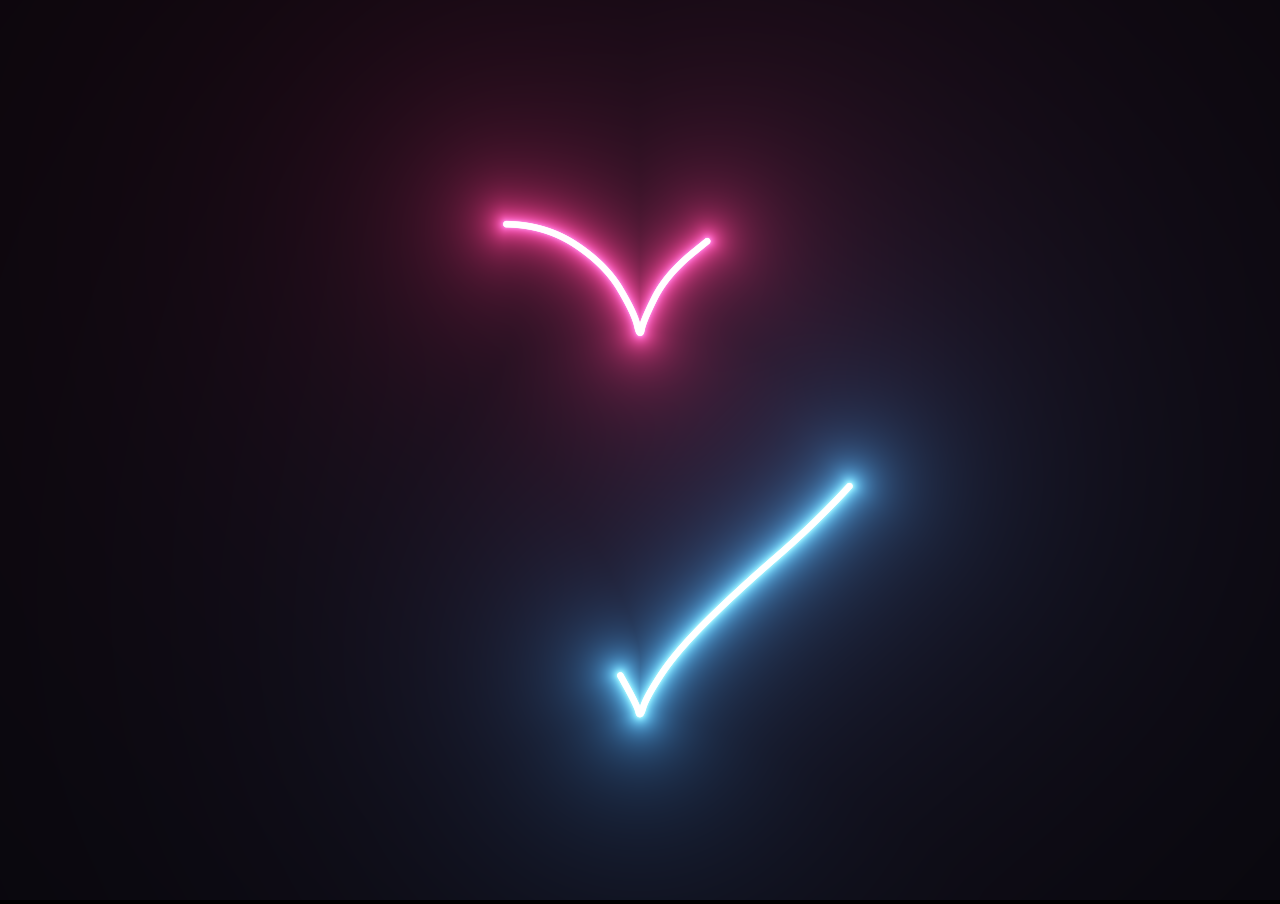
<file: index.html>
<!DOCTYPE html>
<html lang="en">
	<head>
		<meta charset="UTF-8" />
		<title>一笑♥芳慧</title>
		<link rel="stylesheet" href="css/style.css" />
	</head>
	<body>
		<canvas id="canvas" width="1400" height="600"></canvas>

		<script src="js/script.js"></script>
	</body>
</html>
</file>
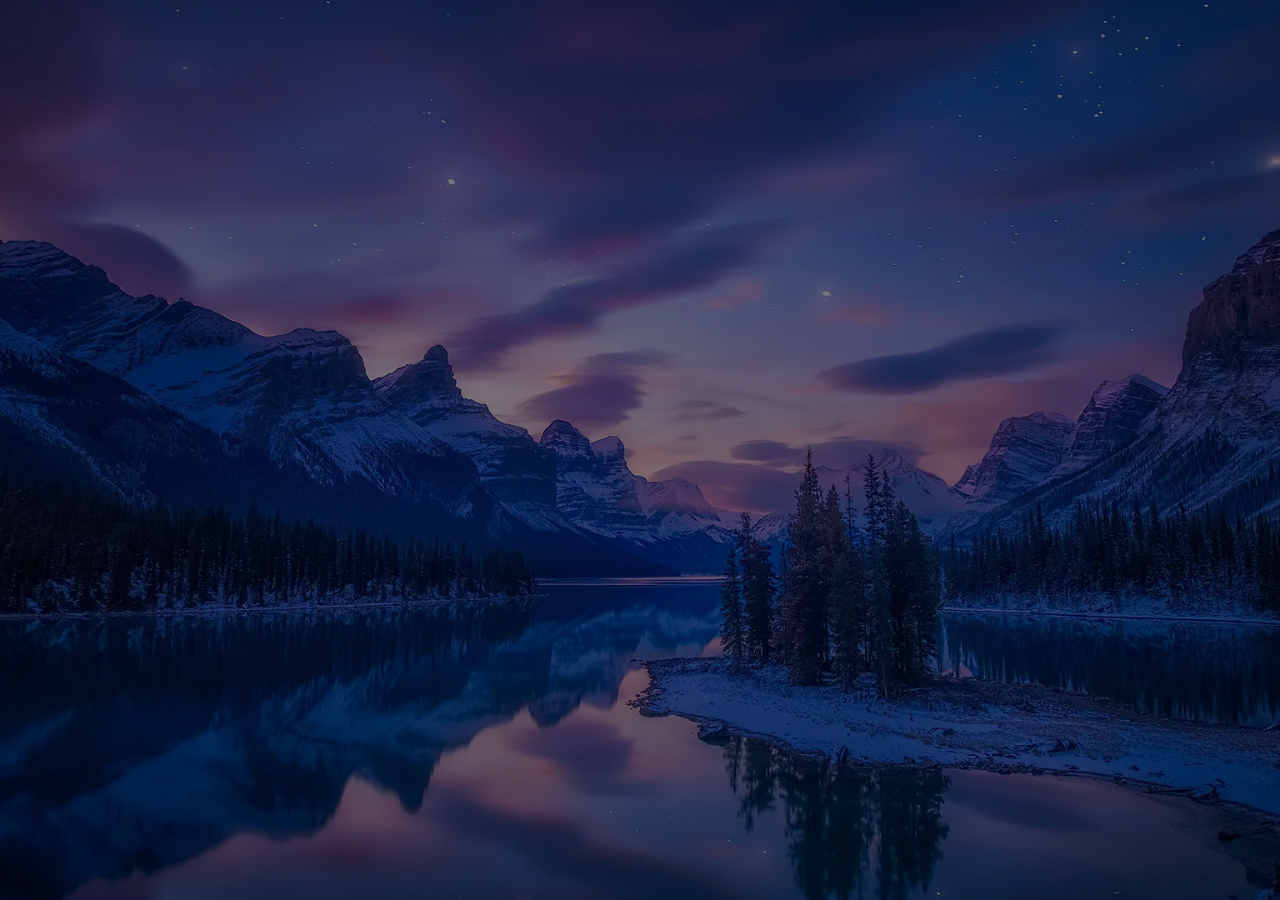
<file: counter.html>
<!DOCTYPE html>
<html lang="zh-CN">
	<head>
		<meta charset="UTF-8" />
		<meta http-equiv="X-UA-Compatible" content="IE=edge" />
		<meta name="viewport" content="width=device-width, initial-scale=1.0" />
		<title>一笑♥芳慧</title>

		<link rel="stylesheet" href="css/counter.css" />
	</head>

	<body>
		<div class="love_you" id="box1" onclick="play()"></div>
		<audio src="love.mp3" autoplay="autoplay" loop="loop"></audio>
		<canvas id="lovexf"></canvas>
		<script src="js/counter.js"></script>
	</body>

	<script>
		function timingTime() {
			let start = '2022-01-01';

			let startTime = new Date(start).getTime();

			let currentTime = new Date().getTime();
			let difference = currentTime - startTime + 28800000;
			let m = Math.floor(difference / 1000);
			let mm = m % 60; // 秒
			let f = Math.floor(m / 60);
			let ff = f % 60; // 分钟
			let s = Math.floor(f / 60); // 小时
			let ss = s % 24;
			let day = Math.floor(s / 24); // 天数
			return day + '天' + ss + '时' + ff + '分' + mm;
		}
		setInterval(() => {
			document.getElementById(
				'box1'
			).innerHTML = `一笑♥芳慧<br>${timingTime()}`;
		}, 1000);
	</script>
</html>
</file>
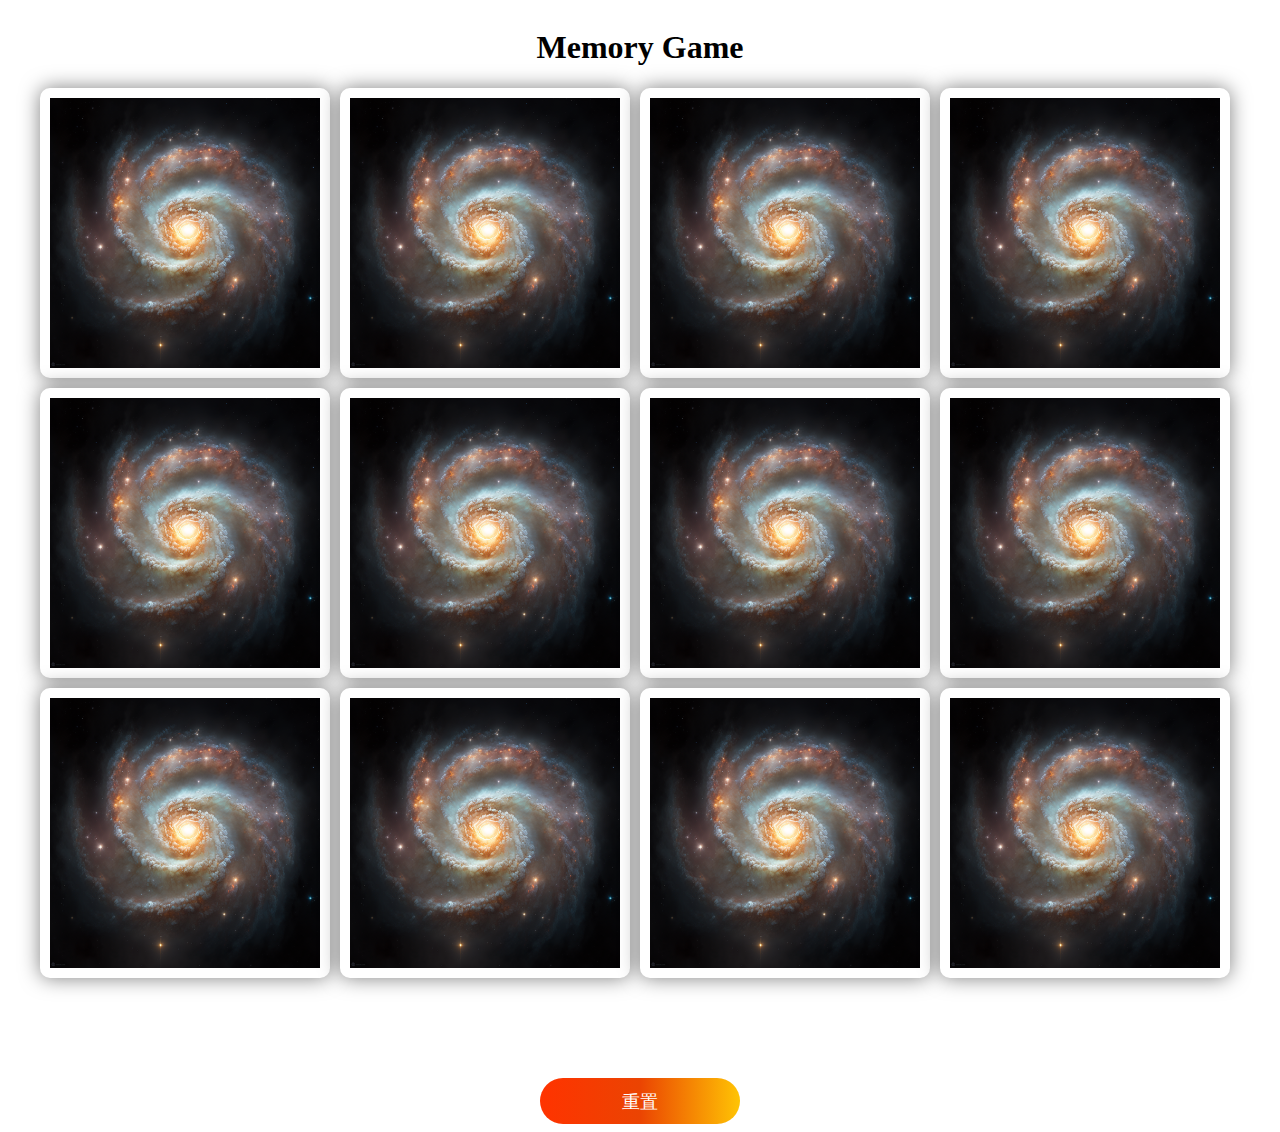
<file: game.html>
<!DOCTYPE html>
<html>
	<head>
		<title>Memory Game</title>
		<link rel="stylesheet" type="text/css" href="css/game.css" />
	</head>
	<body>
		<div class="main-contariner">
			<div>
				<h1>Memory Game</h1>
			</div>
			<div class="card-container">
				<div class="card" data-framework="framework1">
					<div class="front">
						<img src="img/game/frontcard.png" />
					</div>
					<div class="back">
						<img src="img/game/image1.jpg" />
					</div>
				</div>
				<div class="card" data-framework="framework1">
					<div class="front">
						<img src="img/game/frontcard.png" />
					</div>
					<div class="back">
						<img src="img/game/image1.jpg" />
					</div>
				</div>
				<div class="card" data-framework="framework2">
					<div class="front">
						<img src="img/game/frontcard.png" />
					</div>
					<div class="back">
						<img src="img/game/image2.jpg" />
					</div>
				</div>
				<div class="card" data-framework="framework2">
					<div class="front">
						<img src="img/game/frontcard.png" />
					</div>
					<div class="back">
						<img src="img/game/image2.jpg" />
					</div>
				</div>
				<div class="card" data-framework="framework3">
					<div class="front">
						<img src="img/game/frontcard.png" />
					</div>
					<div class="back">
						<img src="img/game/image3.jpg" />
					</div>
				</div>
				<div class="card" data-framework="framework3">
					<div class="front">
						<img src="img/game/frontcard.png" />
					</div>
					<div class="back">
						<img src="img/game/image3.jpg" />
					</div>
				</div>
				<div class="card" data-framework="framework4">
					<div class="front">
						<img src="img/game/frontcard.png" />
					</div>
					<div class="back">
						<img src="img/game/image4.jpg" />
					</div>
				</div>
				<div class="card" data-framework="framework4">
					<div class="front">
						<img src="img/game/frontcard.png" />
					</div>
					<div class="back">
						<img src="img/game/image4.jpg" />
					</div>
				</div>
				<div class="card" data-framework="framework5">
					<div class="front">
						<img src="img/game/frontcard.png" />
					</div>
					<div class="back">
						<img src="img/game/image5.jpg" />
					</div>
				</div>
				<div class="card" data-framework="framework5">
					<div class="front">
						<img src="img/game/frontcard.png" />
					</div>
					<div class="back">
						<img src="img/game/image5.jpg" />
					</div>
				</div>
				<div class="card" data-framework="framework6">
					<div class="front">
						<img src="img/game/frontcard.png" />
					</div>
					<div class="back">
						<img src="img/game/image6.jpg" />
					</div>
				</div>
				<div class="card" data-framework="framework6">
					<div class="front">
						<img src="img/game/frontcard.png" />
					</div>
					<div class="back">
						<img src="img/game/image6.jpg" />
					</div>
				</div>
			</div>
			<div class="footer">
				<!-- <h2>Score: <span id="score">0</span></h2> -->
				<button class="reset-button" id="reset">重置</button>
			</div>
		</div>

		<script type="text/javascript" src="js/game.js"></script>
	</body>
</html>
</file>
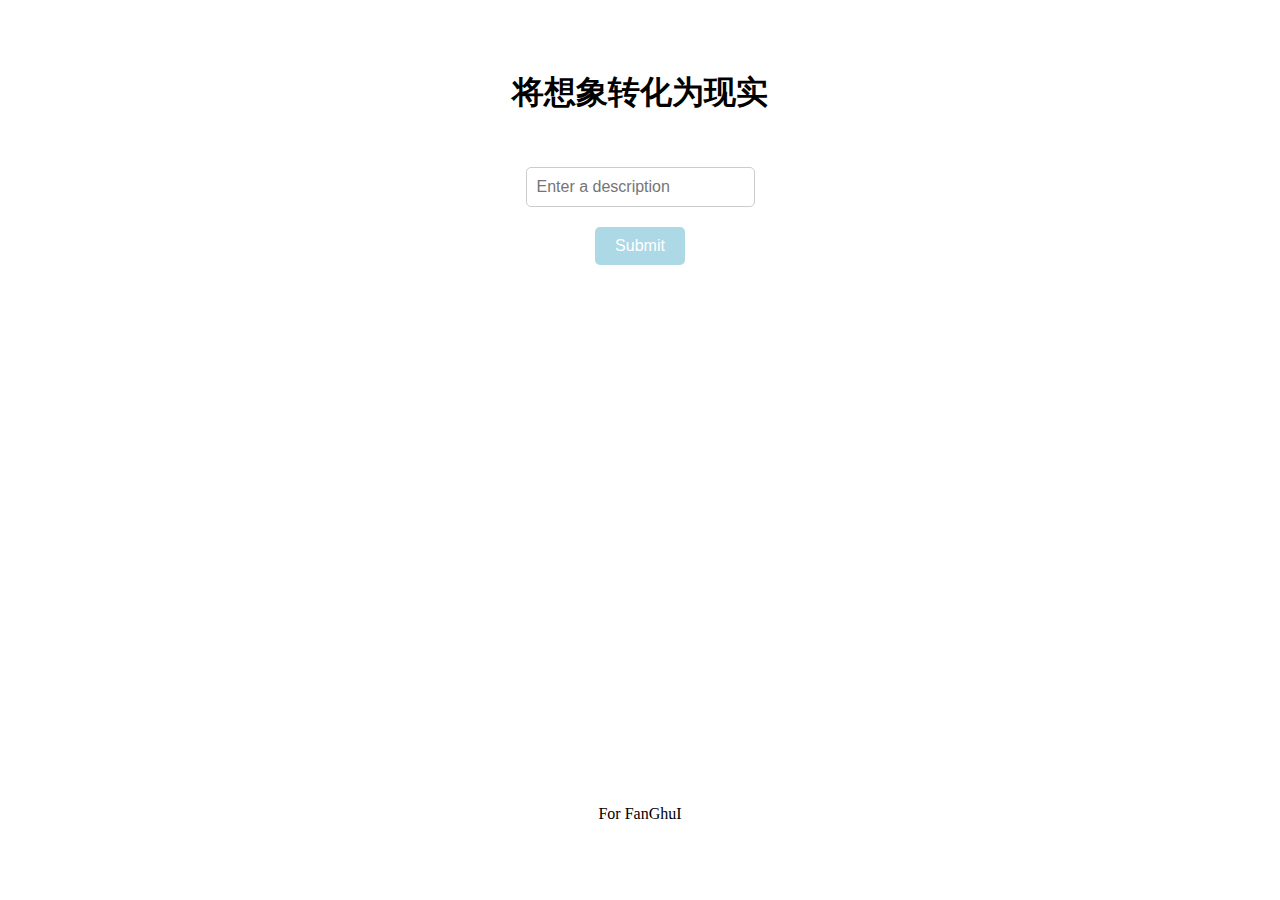
<file: image.html>
<!DOCTYPE html>
<html>
	<head>
		<meta name="viewport" content="width=device-width, initial-scale=1" />
		<title>将想象转化为现实</title>
		<link rel="stylesheet" href="css/loading.css" />
	</head>
	<body>
		<div class="header">
			<h1>将想象转化为现实</h1>
		</div>
		<div class="container">
			<div class="input-container">
				<input
					type="text"
					id="description"
					placeholder="Enter a description"
				/>
				<button id="submit">Submit</button>
			</div>
			<div id="image-container" />
		</div>
		<div class="footer">For FanGhuI</div>
		<div id="loading">
			<div class="loading"></div>
		</div>

		<script>
			const endpoint = 'http://139.9.116.12:8010/image';

			const submitButton = document.querySelector('#submit');
			const descriptionInput = document.querySelector('#description');
			const imageContainer = document.querySelector('#image-container');

			submitButton.addEventListener('click', async () => {
				const description = descriptionInput.value;
				document.getElementById('loading').style.display = 'block';
				try {
					const response = await fetch(
						endpoint + `?prompt=${description}&key=asqmkj`,
						{
							method: 'Get',
							headers: {
								'Content-Type': 'application/json',
							},
						}
					);
					document.getElementById('loading').style.display = 'none';
					const json = await response.json();
					const imageUrl = json.data;
					const imageElement = document.createElement('img');
					imageElement.src = imageUrl;
					imageContainer.innerHTML = '';
					imageContainer.appendChild(imageElement);
				} catch (error) {
					console.error(error);
					document.getElementById('loading').style.display = 'none';
				}
			});
		</script>
	</body>
	<style>
		.header {
			margin-top: 30px;
			text-align: center;
			padding: 20px;
		}
		h1 {
			animation: color-change 5s infinite;
		}

		@keyframes color-change {
			0% {
				color: #a0d8ef;
			}
			20% {
				color: #89c3eb;
			}
			40% {
				color: #2ca9e1;
			}
			60% {
				color: #38a1db;
			}
			80% {
				color: #0095d9;
			}
			100% {
				color: #0094c8;
			}
		}
		.container {
			display: flex;
			flex-direction: column;
			align-items: center;
			margin-top: 10px;
		}

		.input-container {
			display: flex;
			flex-direction: column;
			align-items: center;
			margin-bottom: 20px;
		}

		input[type='text'] {
			padding: 10px;
			font-size: 16px;
			border-radius: 5px;
			border: 1px solid #ccc;
			margin-bottom: 20px;
		}

		button {
			padding: 10px 20px;
			background-color: lightblue;
			border: none;
			border-radius: 5px;
			color: white;
			font-size: 16px;
			cursor: pointer;
		}

		img {
			width: 300px;
			height: 300px;
		}
		.footer {
			margin-top: 500px;
			text-align: center;
			padding: 20px;
		}
		@media only screen and (max-width: 600px) {
			/* 调整元素的大小和位置 */
			img {
				width: 80vw;
				height: 80vw;
			}
			button {
				width: 50vw;
				height: 5vh;
				padding: 10px 20px;
				background-color: lightblue;
				border: none;
				border-radius: 5px;
				color: white;
				font-size: 16px;
				cursor: pointer;
			}
			.footer {
				margin-top: 80vw;
				text-align: center;
				padding: 20px;
			}
		}
	</style>
</html>
</file>
<file: css/style.css>
body {
    background-color: #000;    
    margin: 0;
    overflow: hidden;
    background-repeat: no-repeat;
  }
</file>
<file: css/counter.css>
* {
	padding: 0;
	margin: 0;
}

body {
	background: url(../img/background4.webp) no-repeat center center;
	background-size: cover;
	height: 100vh;
}

body::after {
	content: '';
	display: block;
	position: absolute;
	width: 100%;
	height: 100vh;
	-webkit-background-color: rgba(0, 0, 0, 0.5);
	background-color: rgba(0, 0, 0, 0.5);
}

audio,
.love_you {
	position: absolute;
	left: 50%;
	top: 1.5rem;
	-webkit-transform: translateX(-50%);
	transform: translateX(-50%);
	z-index: 1809185784;
}

.love_you {
	text-align: center;
	top: 48%;
	font-family: Georgia, 'Times New Roman', Times, serif;
	font-size: 1.2rem;
	font-weight: bold;
	color: #ffc0cb;
	letter-spacing: 0.05rem;
	-moz-animation: love-xf 1.2s alternate ease-in-out;
	-webkit-animation: love-xf 1.2s alternate ease-in-out;
	animation: love-xf 1.2s alternate ease-in-out;
	user-select: none;
	-webkit-text-shadow: 0 0 8px #fff;
	text-shadow: 0 0 8px #fff;
}

#lovexf {
	position: absolute;
	width: 100%;
	height: 100%;
	z-index: 520;
}

@keyframes love-xf {
	0% {
		opacity: 0.08;
		filter: blur(8px);
		letter-spacing: 0.1rem;
	}

	100% {
		opacity: 1;
		filter: blur(0);
		letter-spacing: 0.05rem;
	}
}
</file>
<file: css/game.css>
.main-contariner {
	display: flex;
	flex-direction: column;
	justify-content: center;
	text-align: center;
}
.card-container {
	display: flex;
	flex-wrap: wrap;
	justify-content: center;
	align-content: center;
}

.card img {
	width: 100%;
	height: 100%;
}
.card {
	width: 300px;
	height: 300px;
	position: relative;
	perspective: 1000px;
}

.card .front,
.card .back {
	width: 90%;
	height: 90%;
	position: absolute;
	top: 0;
	left: 0;
	backface-visibility: hidden;
	-webkit-backface-visibility: hidden;
	transition: transform 0.8s;
}

.card .front {
	background-color: #fff;
	z-index: 2;
	border-radius: 10px;
	box-shadow: 0px 0px 20px 0px rgba(0, 0, 0, 0.5);
	padding: 10px;
}

.card .back {
	background-color: #000;
	color: #fff;
	transform: rotateY(180deg);
	z-index: 1;
	border-radius: 10px;
	padding: 10px;
	text-align: center;
}

.card.flip .front {
	transform: rotateY(180deg);
}

.card.flip .back {
	transform: rotateY(0deg);
}

.reset-button {
	border: none;
	display: inline-block;
	width: 200px;
	height: 46px;
	line-height: 46px;
	color: #ffffff;
	font-size: 18px;
	border-radius: 27px;
	text-align: center;
	background-image: linear-gradient(
		to right,
		#ff3300 0%,
		#eb4402 25%,
		#ffc404 50%,
		#eb4402 75%,
		#ff3300 100%
	);
	background-size: 200%;
	animation: colorGradient 1.5s infinite;
}

@keyframes colorGradient {
	0% {
		background-position: 0 0;
	}
	100% {
		background-position: 100% 0;
	}
}

.footer {
	margin-top: 10vh;
}
</file>
<file: css/loading.css>
#loading {
	display: none;
	position: absolute;
	top: 50%;
	left: 50%;
	transform: translate(-50%, -50%);
}

.loading:before {
	content: '';
	box-sizing: border-box;
	position: absolute;
	top: 50%;
	left: 50%;
	width: 60px;
	height: 60px;
	margin-top: -30px;
	margin-left: -30px;
	border-radius: 50%;
	border: 6px solid #ddd;
	border-top-color: #333;
	animation: spin 1s linear infinite;
}

@keyframes spin {
	0% {
		transform: rotate(0deg);
	}
	100% {
		transform: rotate(360deg);
	}
}
</file>
